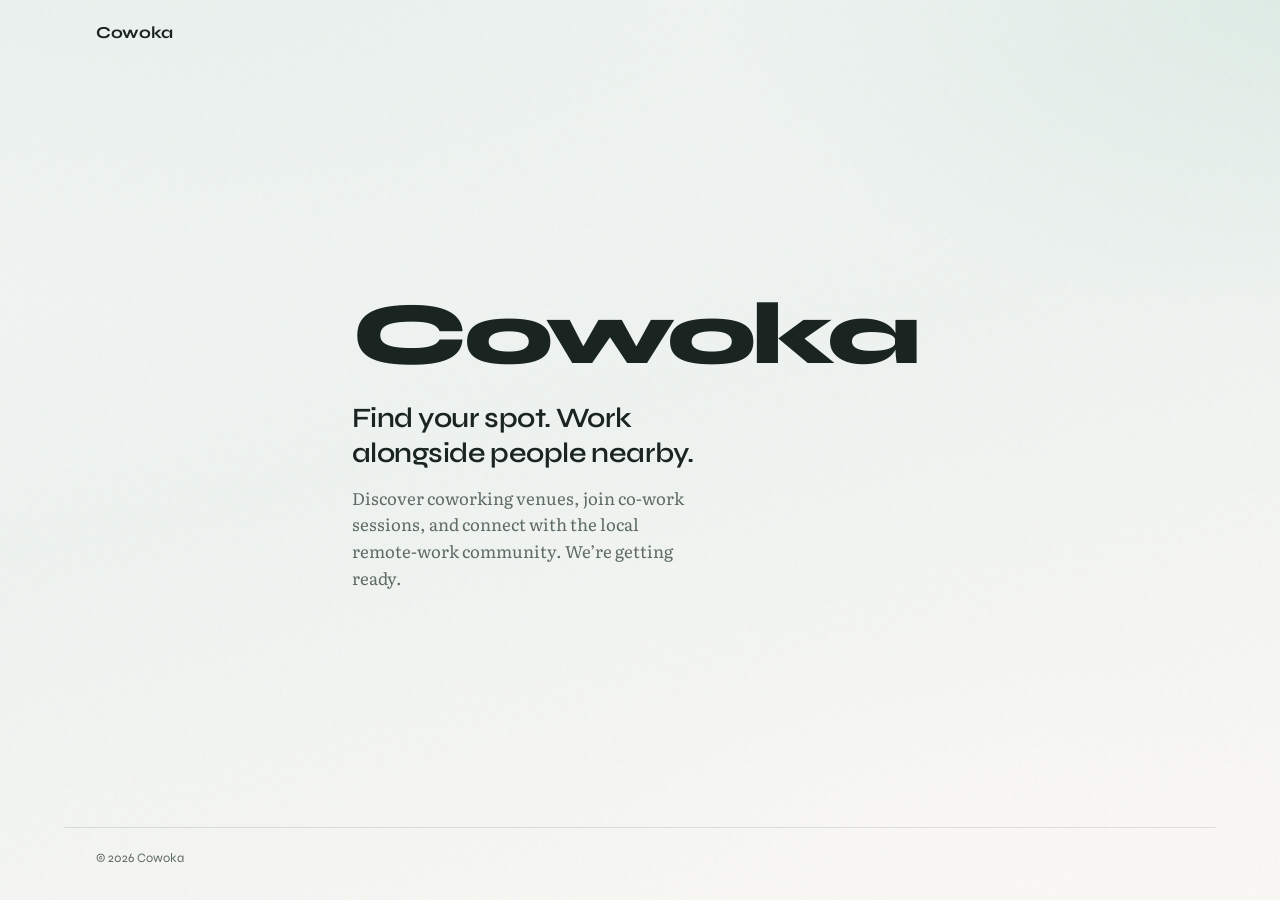
<file: index.html>
<!DOCTYPE html>
<html lang="en">
  <head>
    <meta charset="utf-8" />
    <meta name="viewport" content="width=device-width, initial-scale=1" />
    <title>Cowoka — Coming soon</title>
    <meta
      name="description"
      content="Cowoka — find coworking spots, join co-work sessions, and meet your local remote-work community. Coming soon."
    />
    <link rel="canonical" href="https://getcowoka.com/" />
    <meta name="theme-color" content="#e8f0ec" />
    <link rel="preconnect" href="https://fonts.googleapis.com" />
    <link rel="preconnect" href="https://fonts.gstatic.com" crossorigin />
    <link
      href="https://fonts.googleapis.com/css2?family=Literata:opsz,wght@7..72,400;7..72,600&family=Syne:wght@600;700;800&display=swap"
      rel="stylesheet"
    />
    <link rel="stylesheet" href="/assets/css/site.css" />
  </head>
  <body>
    <div class="site-shell">
      <nav class="site-nav" aria-label="Primary">
        <a class="wordmark" href="/">Cowoka</a>
      </nav>

      <main class="hero">
        <p class="hero-brand" aria-label="Cowoka">Cowoka</p>
        <h1>Find your spot. Work alongside people nearby.</h1>
        <p class="lede">
          Discover coworking venues, join co-work sessions, and connect with the
          local remote-work community. We’re getting ready.
        </p>

        <!--
          WAITLIST (not live yet)
          Plug in later: email field → POST /api/waitlist (Cloudflare Worker + KV)
          or Formspree / Buttondown. See README § Waitlist.
          Keep this region for a single email + submit control.
        -->
        <div class="waitlist-slot" data-waitlist-slot hidden aria-hidden="true">
          <p class="hint">Beta waitlist — coming later</p>
        </div>
      </main>

      <footer class="site-footer">
        <span>© <span id="y"></span> Cowoka</span>
      </footer>
    </div>
    <script>
      document.getElementById("y").textContent = String(new Date().getFullYear());
    </script>
  </body>
</html>
</file>
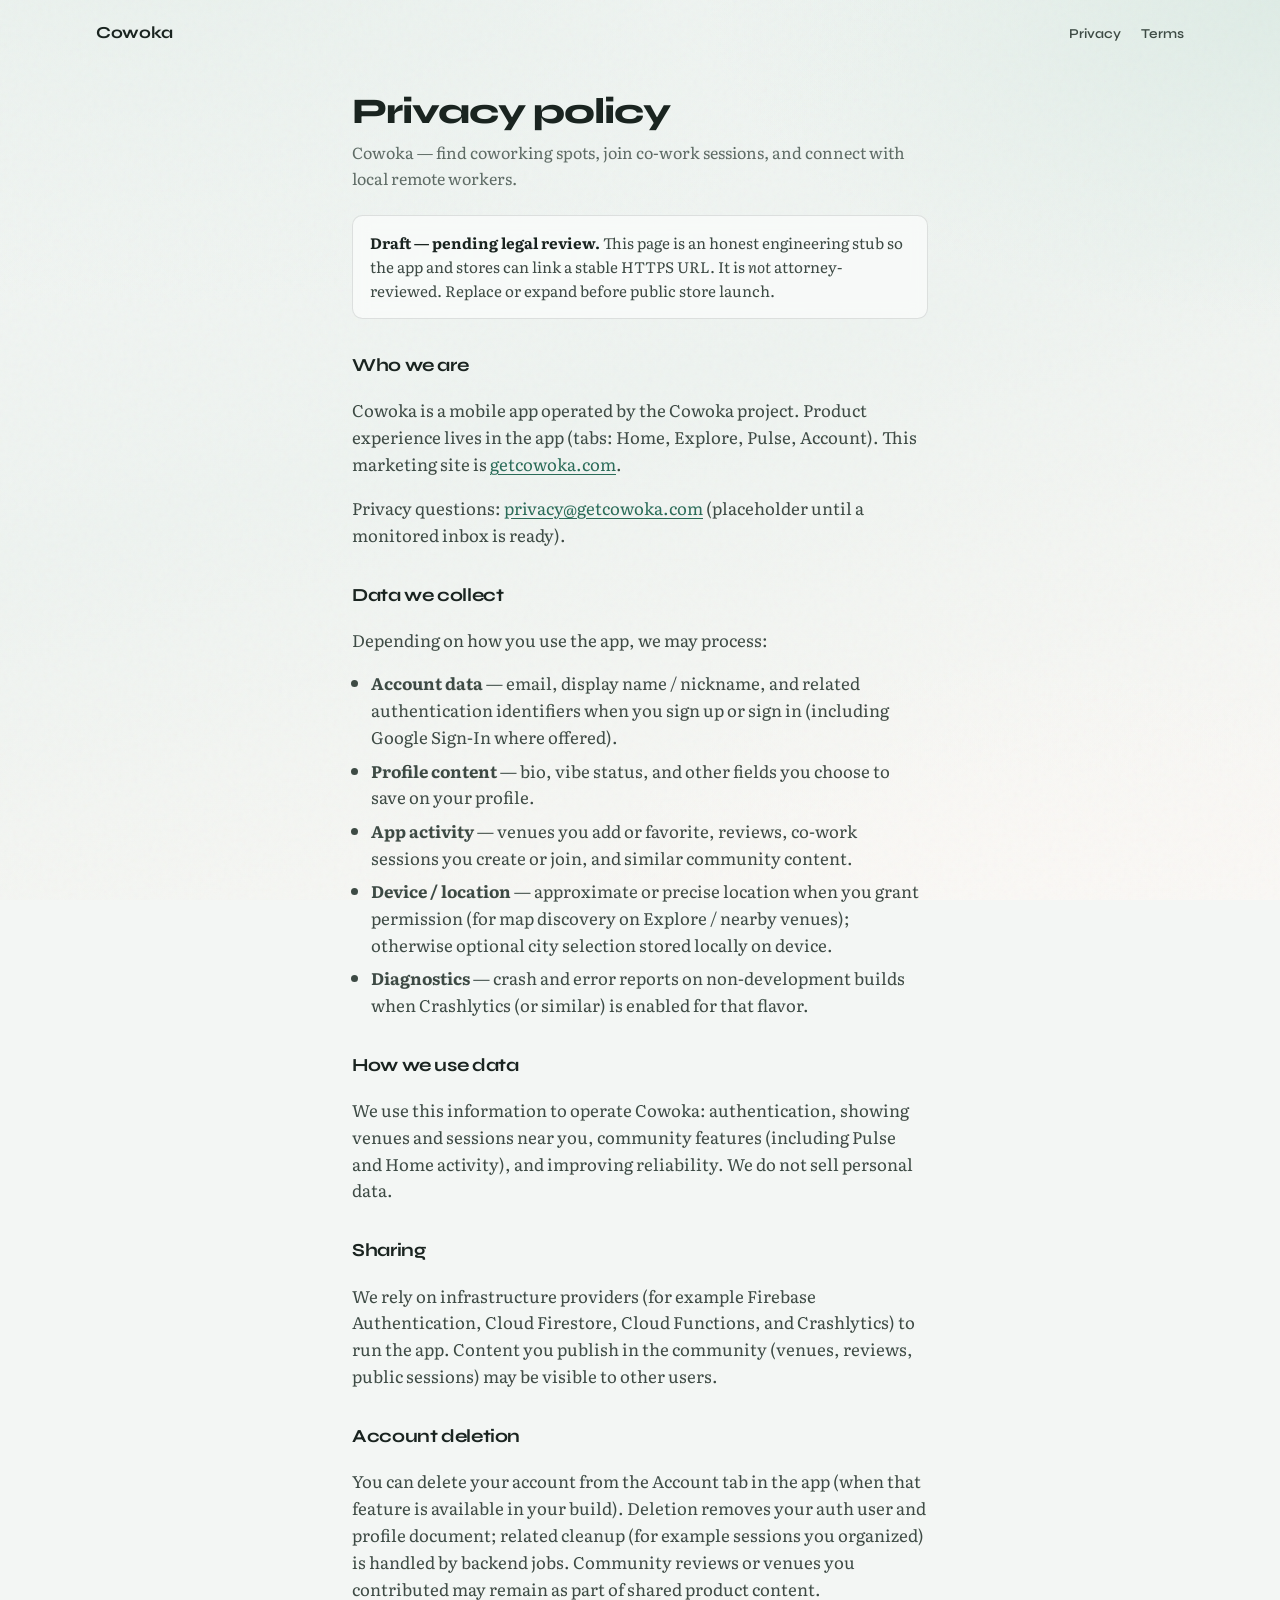
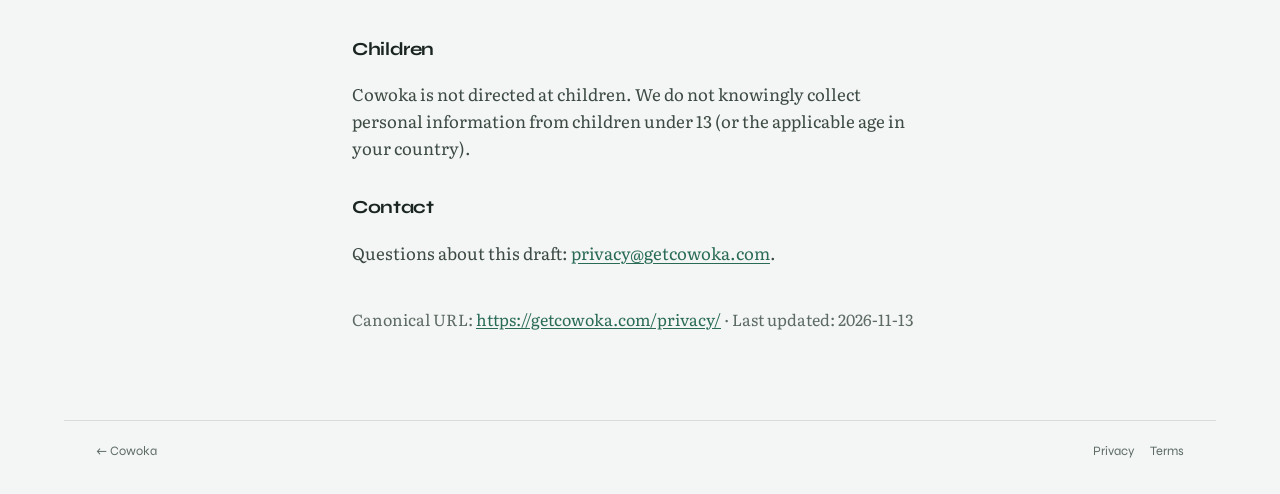
<file: privacy/index.html>
<!DOCTYPE html>
<html lang="en">
  <head>
    <meta charset="utf-8" />
    <meta name="viewport" content="width=device-width, initial-scale=1" />
    <title>Privacy policy — Cowoka</title>
    <meta
      name="description"
      content="Draft privacy policy for the Cowoka app. Pending legal review."
    />
    <link rel="canonical" href="https://getcowoka.com/privacy/" />
    <meta name="theme-color" content="#e8f0ec" />
    <link rel="preconnect" href="https://fonts.googleapis.com" />
    <link rel="preconnect" href="https://fonts.gstatic.com" crossorigin />
    <link
      href="https://fonts.googleapis.com/css2?family=Literata:opsz,wght@7..72,400;7..72,600&family=Syne:wght@600;700;800&display=swap"
      rel="stylesheet"
    />
    <link rel="stylesheet" href="/assets/css/site.css" />
  </head>
  <body>
    <div class="site-shell">
      <nav class="site-nav" aria-label="Primary">
        <a class="wordmark" href="/">Cowoka</a>
        <div class="nav-links">
          <a href="/privacy/" aria-current="page">Privacy</a>
          <a href="/terms/">Terms</a>
        </div>
      </nav>

      <main class="legal">
        <h1>Privacy policy</h1>
        <p class="sub">
          Cowoka — find coworking spots, join co-work sessions, and connect with
          local remote workers.
        </p>

        <div class="notice" role="note">
          <strong>Draft — pending legal review.</strong>
          This page is an honest engineering stub so the app and stores can link
          a stable HTTPS URL. It is <em>not</em> attorney-reviewed. Replace or
          expand before public store launch.
        </div>

        <h2>Who we are</h2>
        <p>
          Cowoka is a mobile app operated by the Cowoka project. Product
          experience lives in the app (tabs: Home, Explore, Pulse, Account).
          This marketing site is
          <a href="https://getcowoka.com/">getcowoka.com</a>.
        </p>
        <p>
          Privacy questions:
          <a href="mailto:privacy@getcowoka.com">privacy@getcowoka.com</a>
          (placeholder until a monitored inbox is ready).
        </p>

        <h2>Data we collect</h2>
        <p>Depending on how you use the app, we may process:</p>
        <ul>
          <li>
            <strong>Account data</strong> — email, display name / nickname, and
            related authentication identifiers when you sign up or sign in
            (including Google Sign-In where offered).
          </li>
          <li>
            <strong>Profile content</strong> — bio, vibe status, and other
            fields you choose to save on your profile.
          </li>
          <li>
            <strong>App activity</strong> — venues you add or favorite, reviews,
            co-work sessions you create or join, and similar community content.
          </li>
          <li>
            <strong>Device / location</strong> — approximate or precise location
            when you grant permission (for map discovery on Explore / nearby
            venues); otherwise optional city selection stored locally on device.
          </li>
          <li>
            <strong>Diagnostics</strong> — crash and error reports on
            non-development builds when Crashlytics (or similar) is enabled for
            that flavor.
          </li>
        </ul>

        <h2>How we use data</h2>
        <p>
          We use this information to operate Cowoka: authentication, showing
          venues and sessions near you, community features (including Pulse and
          Home activity), and improving reliability. We do not sell personal
          data.
        </p>

        <h2>Sharing</h2>
        <p>
          We rely on infrastructure providers (for example Firebase Authentication,
          Cloud Firestore, Cloud Functions, and Crashlytics) to run the app.
          Content you publish in the community (venues, reviews, public sessions)
          may be visible to other users.
        </p>

        <h2>Account deletion</h2>
        <p>
          You can delete your account from the Account tab in the app (when that
          feature is available in your build). Deletion removes your auth user
          and profile document; related cleanup (for example sessions you
          organized) is handled by backend jobs. Community reviews or venues you
          contributed may remain as part of shared product content.
        </p>

        <h2>Children</h2>
        <p>
          Cowoka is not directed at children. We do not knowingly collect
          personal information from children under 13 (or the applicable age in
          your country).
        </p>

        <h2>Contact</h2>
        <p>
          Questions about this draft:
          <a href="mailto:privacy@getcowoka.com">privacy@getcowoka.com</a>.
        </p>

        <p class="sub" style="margin-top: 2.5rem">
          Canonical URL:
          <a href="https://getcowoka.com/privacy/">https://getcowoka.com/privacy/</a>
          · Last updated: 2026-11-13
        </p>
      </main>

      <footer class="site-footer">
        <a href="/">← Cowoka</a>
        <div class="footer-links">
          <a href="/privacy/">Privacy</a>
          <a href="/terms/">Terms</a>
        </div>
      </footer>
    </div>
  </body>
</html>
</file>
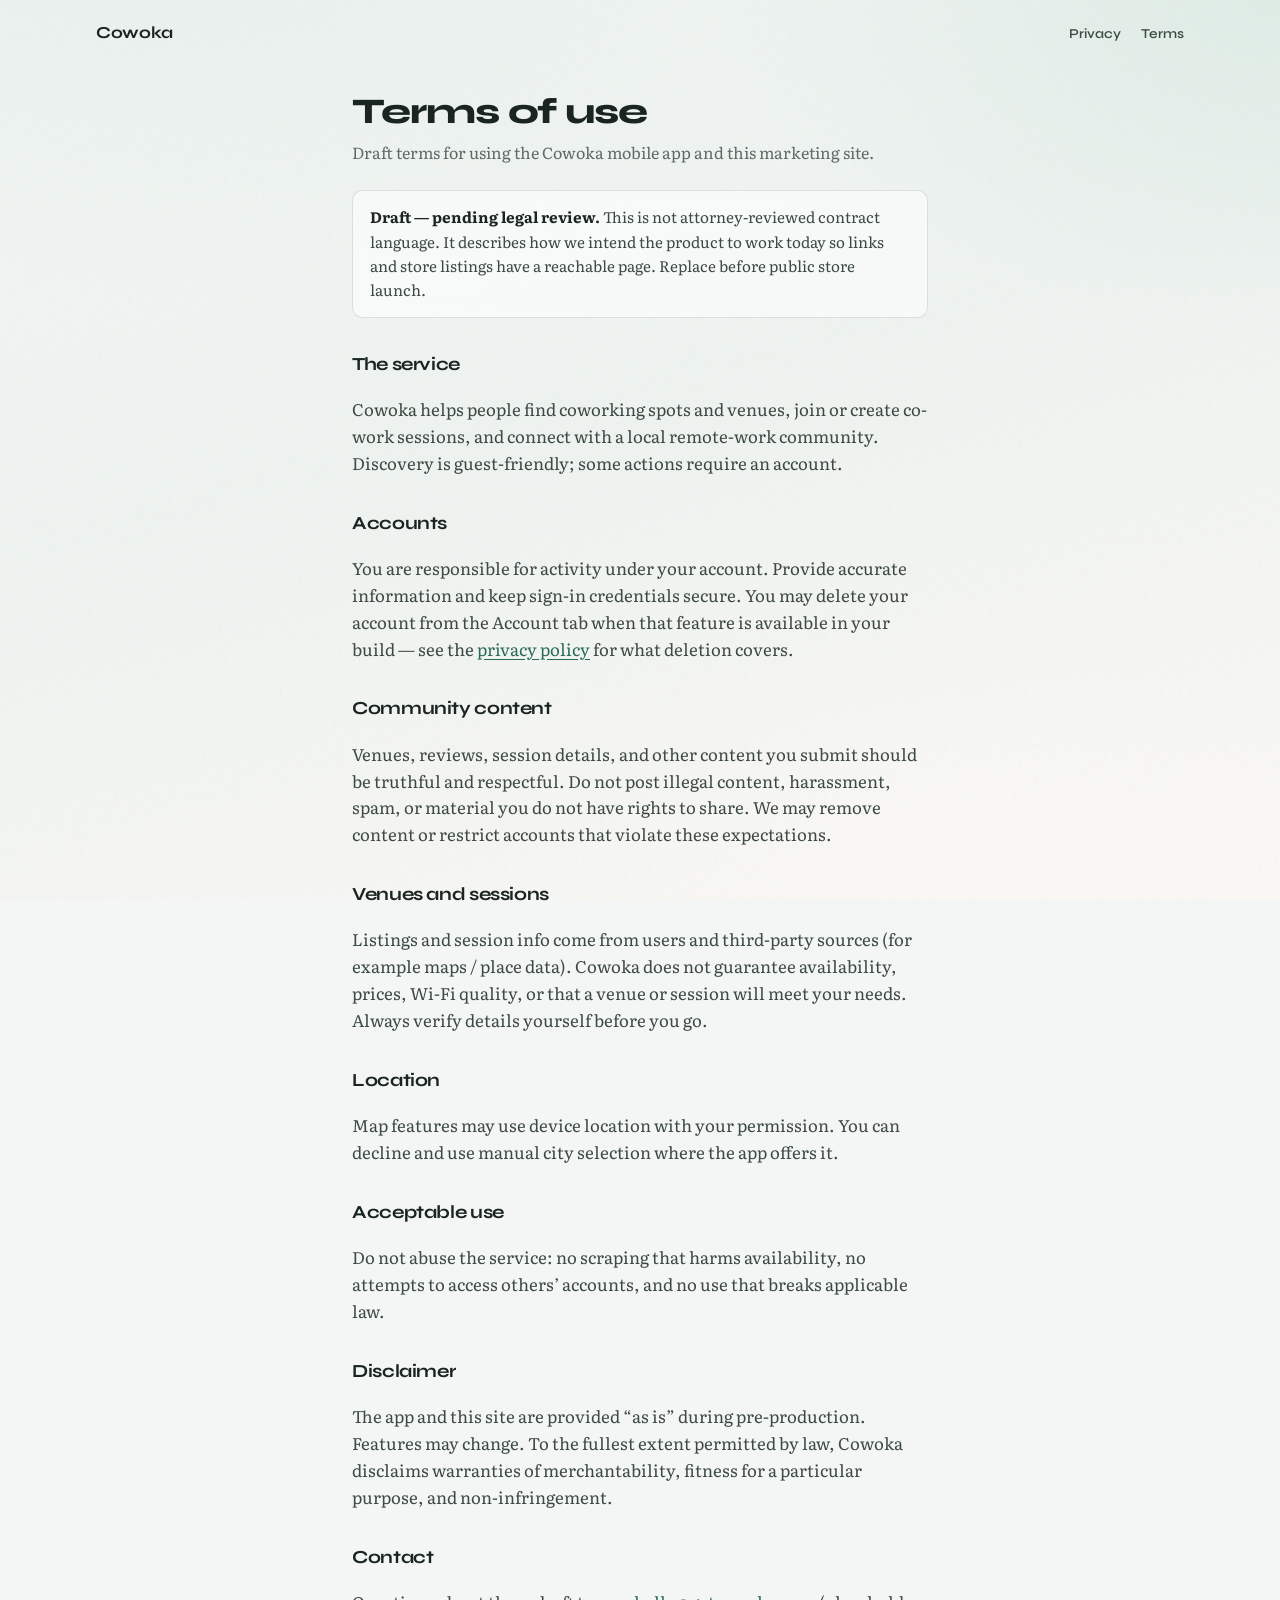
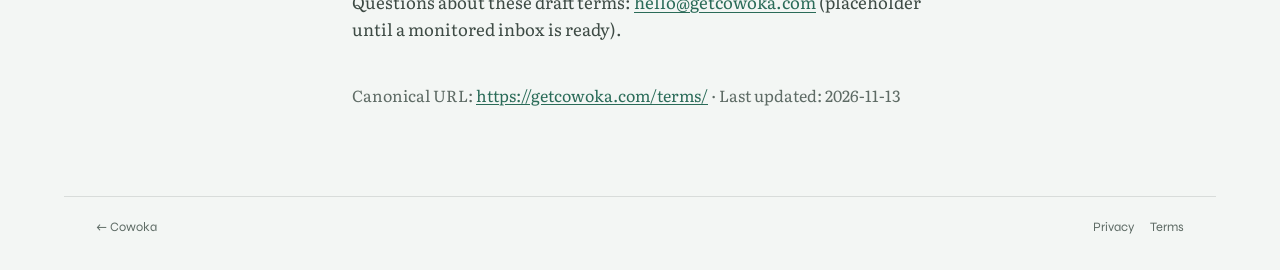
<file: terms/index.html>
<!DOCTYPE html>
<html lang="en">
  <head>
    <meta charset="utf-8" />
    <meta name="viewport" content="width=device-width, initial-scale=1" />
    <title>Terms of use — Cowoka</title>
    <meta
      name="description"
      content="Draft terms of use for the Cowoka app. Pending legal review."
    />
    <link rel="canonical" href="https://getcowoka.com/terms/" />
    <meta name="theme-color" content="#e8f0ec" />
    <link rel="preconnect" href="https://fonts.googleapis.com" />
    <link rel="preconnect" href="https://fonts.gstatic.com" crossorigin />
    <link
      href="https://fonts.googleapis.com/css2?family=Literata:opsz,wght@7..72,400;7..72,600&family=Syne:wght@600;700;800&display=swap"
      rel="stylesheet"
    />
    <link rel="stylesheet" href="/assets/css/site.css" />
  </head>
  <body>
    <div class="site-shell">
      <nav class="site-nav" aria-label="Primary">
        <a class="wordmark" href="/">Cowoka</a>
        <div class="nav-links">
          <a href="/privacy/">Privacy</a>
          <a href="/terms/" aria-current="page">Terms</a>
        </div>
      </nav>

      <main class="legal">
        <h1>Terms of use</h1>
        <p class="sub">
          Draft terms for using the Cowoka mobile app and this marketing site.
        </p>

        <div class="notice" role="note">
          <strong>Draft — pending legal review.</strong>
          This is not attorney-reviewed contract language. It describes how we
          intend the product to work today so links and store listings have a
          reachable page. Replace before public store launch.
        </div>

        <h2>The service</h2>
        <p>
          Cowoka helps people find coworking spots and venues, join or create
          co-work sessions, and connect with a local remote-work community.
          Discovery is guest-friendly; some actions require an account.
        </p>

        <h2>Accounts</h2>
        <p>
          You are responsible for activity under your account. Provide accurate
          information and keep sign-in credentials secure. You may delete your
          account from the Account tab when that feature is available in your
          build — see the
          <a href="/privacy/">privacy policy</a> for what deletion covers.
        </p>

        <h2>Community content</h2>
        <p>
          Venues, reviews, session details, and other content you submit should
          be truthful and respectful. Do not post illegal content, harassment,
          spam, or material you do not have rights to share. We may remove
          content or restrict accounts that violate these expectations.
        </p>

        <h2>Venues and sessions</h2>
        <p>
          Listings and session info come from users and third-party sources (for
          example maps / place data). Cowoka does not guarantee availability,
          prices, Wi‑Fi quality, or that a venue or session will meet your needs.
          Always verify details yourself before you go.
        </p>

        <h2>Location</h2>
        <p>
          Map features may use device location with your permission. You can
          decline and use manual city selection where the app offers it.
        </p>

        <h2>Acceptable use</h2>
        <p>
          Do not abuse the service: no scraping that harms availability, no
          attempts to access others’ accounts, and no use that breaks applicable
          law.
        </p>

        <h2>Disclaimer</h2>
        <p>
          The app and this site are provided “as is” during pre-production.
          Features may change. To the fullest extent permitted by law, Cowoka
          disclaims warranties of merchantability, fitness for a particular
          purpose, and non-infringement.
        </p>

        <h2>Contact</h2>
        <p>
          Questions about these draft terms:
          <a href="mailto:hello@getcowoka.com">hello@getcowoka.com</a>
          (placeholder until a monitored inbox is ready).
        </p>

        <p class="sub" style="margin-top: 2.5rem">
          Canonical URL:
          <a href="https://getcowoka.com/terms/">https://getcowoka.com/terms/</a>
          · Last updated: 2026-11-13
        </p>
      </main>

      <footer class="site-footer">
        <a href="/">← Cowoka</a>
        <div class="footer-links">
          <a href="/privacy/">Privacy</a>
          <a href="/terms/">Terms</a>
        </div>
      </footer>
    </div>
  </body>
</html>
</file>
<file: assets/css/site.css>
/* Cowoka marketing — getcowoka.com
   Direction: soft coastal mist + eucalyptus ink. Light only. */

:root {
  --bg-0: #f3f6f4;
  --bg-1: #e8f0ec;
  --bg-2: #faf8f5;
  --ink: #1a2420;
  --ink-soft: #3d4a44;
  --muted: #5e6b65;
  --line: rgba(26, 36, 32, 0.12);
  --accent: #2a6b58;
  --accent-soft: #3d8f76;
  --surface: rgba(255, 255, 255, 0.55);
  --max: 40rem;
  --pad: clamp(1.25rem, 4vw, 2rem);
  --font-display: "Syne", "Avenir Next", "Segoe UI", sans-serif;
  --font-body: "Literata", "Iowan Old Style", "Palatino Linotype", Palatino, serif;
  --font-ui: "Syne", "Avenir Next", "Segoe UI", sans-serif;
}

*,
*::before,
*::after {
  box-sizing: border-box;
}

html {
  color-scheme: light;
  -webkit-text-size-adjust: 100%;
}

body {
  margin: 0;
  min-height: 100dvh;
  color: var(--ink);
  font-family: var(--font-body);
  font-size: 1.05rem;
  line-height: 1.6;
  background-color: var(--bg-0);
  background-image:
    radial-gradient(120% 80% at 12% -10%, var(--bg-1) 0%, transparent 55%),
    radial-gradient(90% 70% at 100% 0%, #dfece6 0%, transparent 50%),
    radial-gradient(80% 60% at 80% 100%, var(--bg-2) 0%, transparent 45%),
    linear-gradient(165deg, var(--bg-0) 0%, #eef3f0 45%, var(--bg-2) 100%);
  background-attachment: fixed;
}

/* Subtle grain — atmosphere without clutter */
body::before {
  content: "";
  position: fixed;
  inset: 0;
  pointer-events: none;
  opacity: 0.035;
  background-image: url("data:image/svg+xml,%3Csvg viewBox='0 0 200 200' xmlns='http://www.w3.org/2000/svg'%3E%3Cfilter id='n'%3E%3CfeTurbulence type='fractalNoise' baseFrequency='0.9' numOctaves='3' stitchTiles='stitch'/%3E%3C/filter%3E%3Crect width='100%25' height='100%25' filter='url(%23n)'/%3E%3C/svg%3E");
  z-index: 0;
}

a {
  color: var(--accent);
  text-underline-offset: 0.15em;
}

a:hover {
  color: var(--accent-soft);
}

.site-shell {
  position: relative;
  z-index: 1;
  min-height: 100dvh;
  display: flex;
  flex-direction: column;
}

.site-nav {
  display: flex;
  align-items: center;
  justify-content: space-between;
  gap: 1rem;
  padding: 1.25rem var(--pad);
  max-width: 72rem;
  margin: 0 auto;
  width: 100%;
}

.site-nav a.wordmark {
  font-family: var(--font-display);
  font-weight: 700;
  font-size: 1.05rem;
  letter-spacing: -0.02em;
  color: var(--ink);
  text-decoration: none;
}

.site-nav .nav-links {
  display: flex;
  gap: 1.25rem;
  font-family: var(--font-ui);
  font-size: 0.85rem;
  font-weight: 600;
}

.site-nav .nav-links a {
  color: var(--ink-soft);
  text-decoration: none;
}

.site-nav .nav-links a:hover {
  color: var(--accent);
}

/* —— Coming soon hero —— */
.hero {
  flex: 1;
  display: flex;
  flex-direction: column;
  justify-content: center;
  align-items: flex-start;
  max-width: 40rem;
  margin: 0 auto;
  padding: clamp(2rem, 8vh, 5rem) var(--pad) 3rem;
  width: 100%;
}

.hero-brand {
  font-family: var(--font-display);
  font-weight: 800;
  font-size: clamp(3.25rem, 12vw, 5.5rem);
  line-height: 0.95;
  letter-spacing: -0.045em;
  color: var(--ink);
  margin: 0 0 1.5rem;
}

.hero h1 {
  font-family: var(--font-display);
  font-weight: 600;
  font-size: clamp(1.35rem, 3.5vw, 1.75rem);
  line-height: 1.25;
  letter-spacing: -0.02em;
  color: var(--ink);
  margin: 0 0 0.85rem;
  max-width: 22ch;
}

.hero .lede {
  margin: 0 0 2rem;
  color: var(--muted);
  font-size: 1.05rem;
  max-width: 34ch;
}

.hero-cta {
  display: flex;
  flex-wrap: wrap;
  gap: 0.75rem 1.25rem;
  align-items: center;
  font-family: var(--font-ui);
}

.btn {
  display: inline-flex;
  align-items: center;
  justify-content: center;
  padding: 0.7rem 1.15rem;
  border-radius: 999px;
  font-family: var(--font-ui);
  font-weight: 650;
  font-size: 0.9rem;
  text-decoration: none;
  border: 1px solid transparent;
  transition: background 0.15s ease, color 0.15s ease, border-color 0.15s ease;
}

.btn-primary {
  background: var(--ink);
  color: #f7faf8;
}

.btn-primary:hover {
  background: var(--accent);
  color: #f7faf8;
}

.btn-ghost {
  background: transparent;
  color: var(--ink-soft);
  border-color: var(--line);
}

.btn-ghost:hover {
  border-color: var(--accent);
  color: var(--accent);
}

/* Waitlist slot — empty until wired; keeps layout stable */
.waitlist-slot {
  margin-top: 2.25rem;
  padding-top: 1.5rem;
  border-top: 1px solid var(--line);
  width: 100%;
  max-width: 28rem;
}

.waitlist-slot .hint {
  margin: 0;
  font-family: var(--font-ui);
  font-size: 0.8rem;
  font-weight: 600;
  letter-spacing: 0.04em;
  text-transform: uppercase;
  color: var(--muted);
}

/* —— Legal pages —— */
.legal {
  flex: 1;
  max-width: var(--max);
  margin: 0 auto;
  padding: 1.5rem var(--pad) 4rem;
  width: 100%;
}

.legal h1 {
  font-family: var(--font-display);
  font-weight: 750;
  font-size: clamp(1.75rem, 4vw, 2.25rem);
  letter-spacing: -0.03em;
  line-height: 1.15;
  margin: 0 0 0.5rem;
}

.legal .sub {
  margin: 0 0 1.5rem;
  color: var(--muted);
  font-size: 1rem;
}

.notice {
  background: var(--surface);
  border: 1px solid var(--line);
  border-radius: 0.65rem;
  padding: 0.9rem 1.05rem;
  margin: 0 0 2rem;
  font-size: 0.95rem;
  color: var(--ink-soft);
  backdrop-filter: blur(8px);
}

.notice strong {
  color: var(--ink);
}

.legal h2 {
  font-family: var(--font-display);
  font-weight: 700;
  font-size: 1.15rem;
  letter-spacing: -0.02em;
  margin: 2rem 0 0.55rem;
}

.legal p,
.legal li {
  color: var(--ink-soft);
}

.legal ul {
  padding-left: 1.2rem;
  margin: 0.5rem 0 0;
}

.legal li + li {
  margin-top: 0.4rem;
}

.site-footer {
  padding: 1.25rem var(--pad) 2rem;
  max-width: 72rem;
  margin: 0 auto;
  width: 100%;
  display: flex;
  flex-wrap: wrap;
  gap: 0.75rem 1.5rem;
  justify-content: space-between;
  align-items: baseline;
  font-family: var(--font-ui);
  font-size: 0.8rem;
  color: var(--muted);
  border-top: 1px solid var(--line);
}

.site-footer a {
  color: var(--muted);
  text-decoration: none;
}

.site-footer a:hover {
  color: var(--accent);
}

.footer-links {
  display: flex;
  gap: 1rem;
}

@media (max-width: 480px) {
  .site-nav .nav-links {
    gap: 0.85rem;
  }
}
</file>
